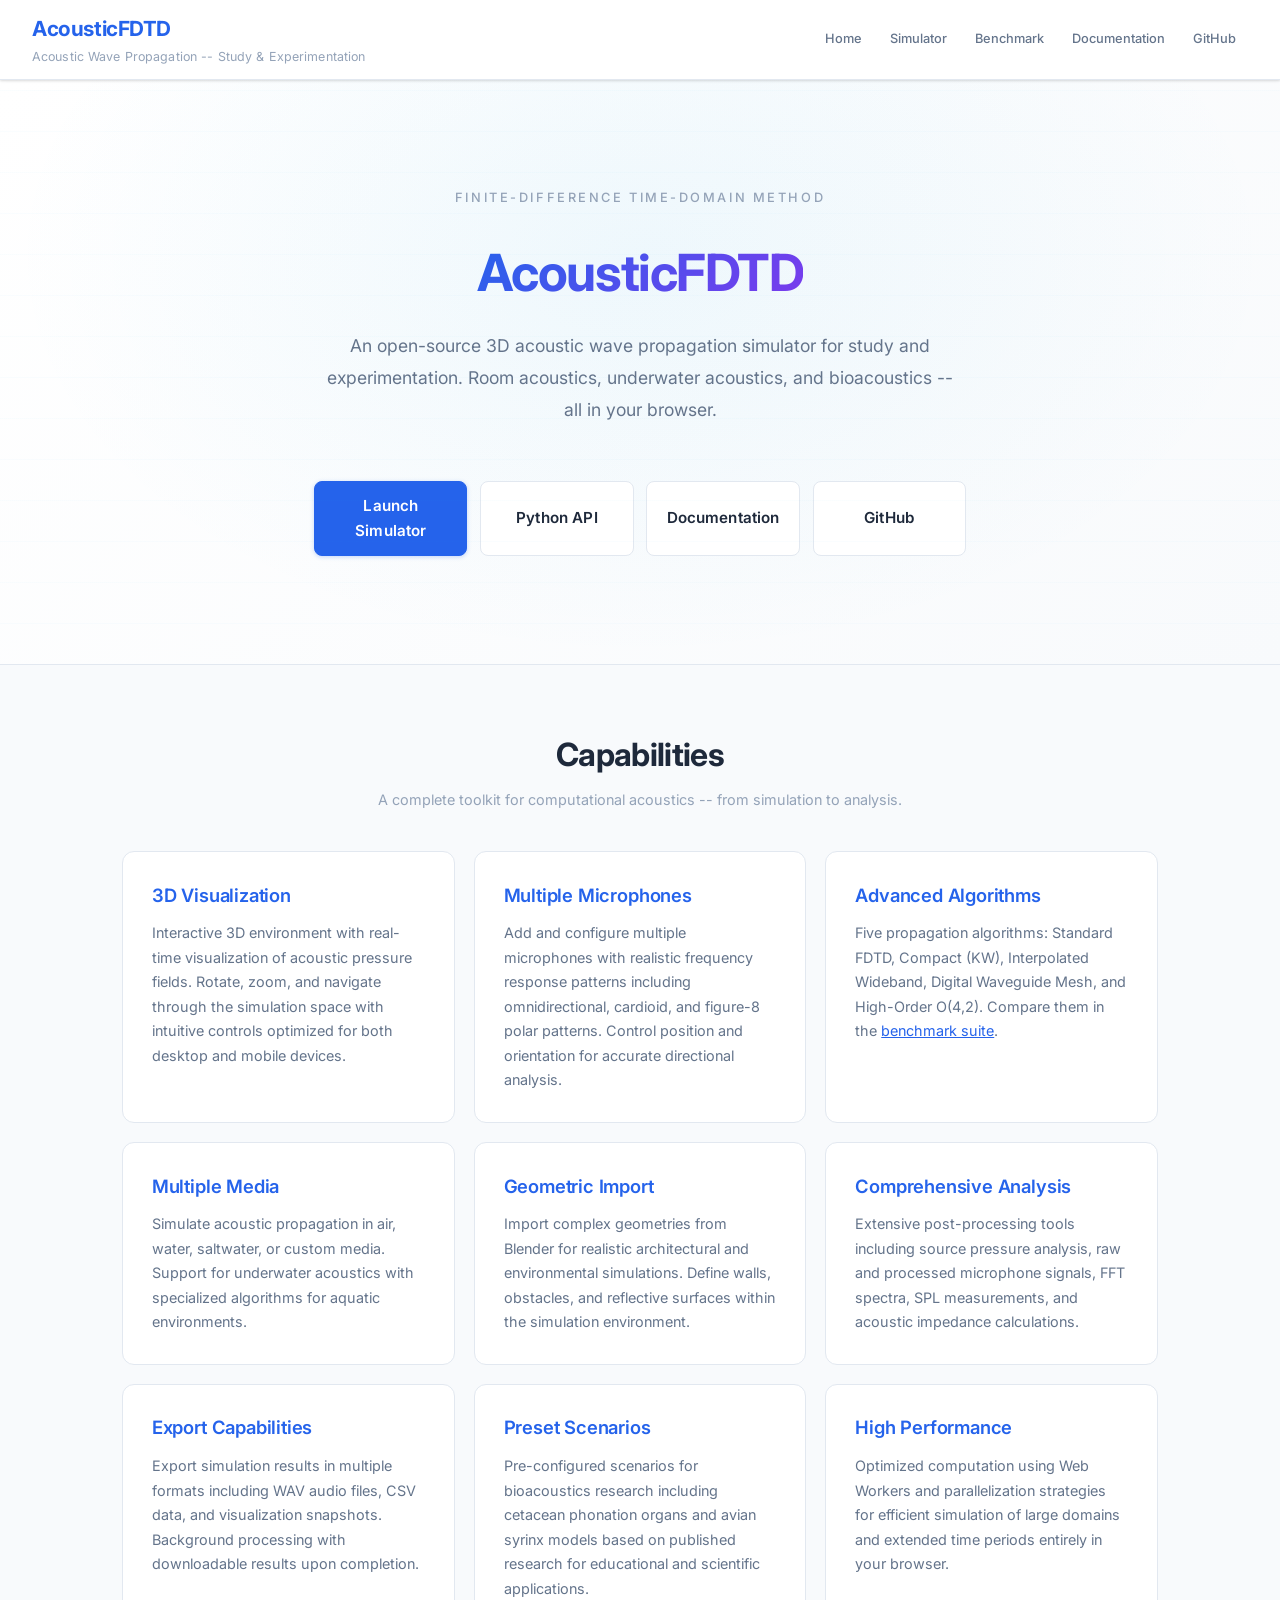
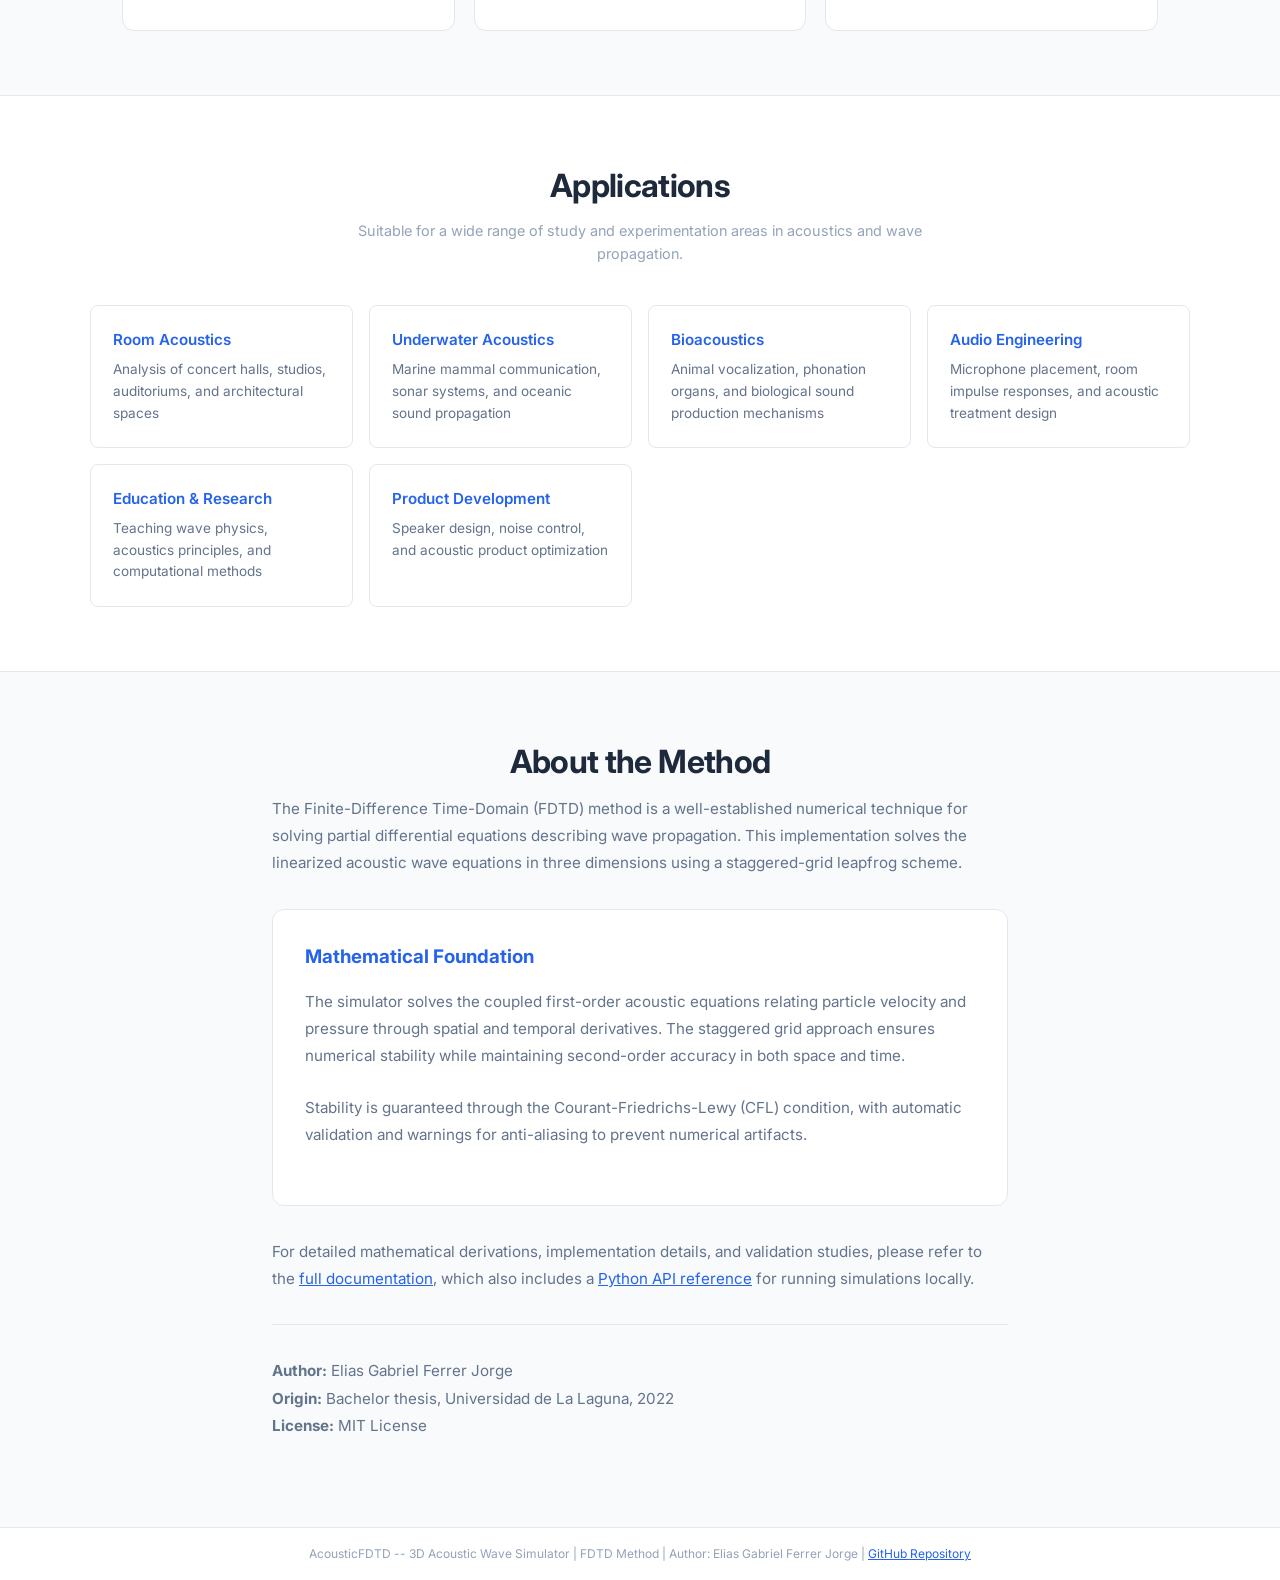
<file: docs/index.html>
<!DOCTYPE html>
<html lang="en">
<head>
    <meta charset="UTF-8">
    <meta name="viewport" content="width=device-width, initial-scale=1.0">
    <title>AcousticFDTD -- 3D Acoustic Wave Simulator</title>
    <meta name="description" content="Open-source 3D acoustic wave propagation simulator using the FDTD method, for study and experimentation">
    <link rel="stylesheet" href="css/style.css">
    <link rel="preconnect" href="https://fonts.googleapis.com">
    <link rel="preconnect" href="https://fonts.gstatic.com" crossorigin>
    <link href="https://fonts.googleapis.com/css2?family=Inter:wght@400;500;600;700&family=JetBrains+Mono:wght@400;500&display=swap" rel="stylesheet">
    <style>
        .hero {
            min-height: 65vh;
            display: flex;
            flex-direction: column;
            align-items: center;
            justify-content: center;
            text-align: center;
            padding: 4rem 2rem;
            background: radial-gradient(ellipse at 50% 30%, rgba(14, 165, 233, 0.06) 0%, transparent 70%),
                        linear-gradient(135deg, var(--bg-secondary) 0%, var(--bg-primary) 100%);
            border-bottom: 1px solid var(--border);
            position: relative;
        }

        .hero::before {
            content: '';
            position: absolute;
            top: 0;
            left: 0;
            right: 0;
            bottom: 0;
            background: repeating-linear-gradient(
                0deg,
                transparent,
                transparent 40px,
                rgba(14, 165, 233, 0.02) 40px,
                rgba(14, 165, 233, 0.02) 41px
            );
            pointer-events: none;
        }

        .hero h1 {
            font-size: 3.2rem;
            font-weight: 700;
            letter-spacing: -0.03em;
            background: linear-gradient(135deg, var(--accent), var(--accent-purple));
            -webkit-background-clip: text;
            -webkit-text-fill-color: transparent;
            background-clip: text;
            margin-bottom: 1rem;
            position: relative;
        }

        .hero .tagline {
            font-size: 0.8rem;
            text-transform: uppercase;
            letter-spacing: 0.2em;
            color: var(--text-muted);
            margin-bottom: 1.5rem;
            font-weight: 500;
        }

        .hero p {
            font-size: 1.1rem;
            color: var(--text-secondary);
            max-width: 640px;
            margin: 0 auto 2rem;
            line-height: 1.8;
        }

        .hero .cta-buttons {
            display: flex;
            gap: 0.8rem;
            flex-wrap: wrap;
            justify-content: center;
            margin-top: 1.5rem;
        }

        .hero .btn {
            padding: 0.75rem 1.8rem;
            font-size: 0.95rem;
        }

        .features {
            padding: 4rem 2rem;
            max-width: 1100px;
            margin: 0 auto;
        }

        .section-title {
            text-align: center;
            font-size: 2rem;
            margin-bottom: 0.5rem;
            color: var(--text-primary);
            letter-spacing: -0.02em;
            font-weight: 700;
        }

        .section-subtitle {
            text-align: center;
            color: var(--text-muted);
            font-size: 0.9rem;
            margin-bottom: 2.5rem;
            max-width: 600px;
            margin-left: auto;
            margin-right: auto;
        }

        .feature-grid {
            display: grid;
            grid-template-columns: repeat(auto-fit, minmax(300px, 1fr));
            gap: 1.2rem;
        }

        .feature-card {
            background: var(--bg-secondary);
            border: 1px solid var(--border);
            border-radius: var(--radius-lg);
            padding: 1.8rem;
            transition: all 0.3s cubic-bezier(0.4, 0, 0.2, 1);
        }

        .feature-card:hover {
            border-color: var(--accent-dim);
            transform: translateY(-3px);
            box-shadow: 0 8px 32px rgba(0, 0, 0, 0.3), 0 0 0 1px var(--accent-dim);
        }

        .feature-card h3 {
            font-size: 1.15rem;
            color: var(--accent);
            margin-bottom: 0.7rem;
            font-weight: 600;
            letter-spacing: -0.01em;
        }

        .feature-card p {
            color: var(--text-secondary);
            line-height: 1.7;
            font-size: 0.9rem;
        }

        .applications {
            padding: 4rem 2rem;
            background: var(--bg-secondary);
            border-top: 1px solid var(--border);
            border-bottom: 1px solid var(--border);
        }

        .applications-content {
            max-width: 1100px;
            margin: 0 auto;
        }

        .applications-grid {
            display: grid;
            grid-template-columns: repeat(auto-fit, minmax(240px, 1fr));
            gap: 1rem;
            margin-top: 2rem;
        }

        .app-item {
            background: var(--bg-card);
            border: 1px solid var(--border);
            border-radius: var(--radius);
            padding: 1.4rem;
            transition: border-color 0.2s;
        }

        .app-item:hover {
            border-color: var(--accent-dim);
        }

        .app-item h4 {
            color: var(--accent);
            margin-bottom: 0.4rem;
            font-size: 0.95rem;
            font-weight: 600;
        }

        .app-item p {
            font-size: 0.85rem;
            color: var(--text-secondary);
            line-height: 1.6;
        }

        .about {
            padding: 4rem 2rem;
            max-width: 800px;
            margin: 0 auto;
        }

        .about p {
            color: var(--text-secondary);
            line-height: 1.8;
            margin-bottom: 1.5rem;
            font-size: 0.95rem;
        }

        .method-overview {
            background: var(--bg-secondary);
            border: 1px solid var(--border);
            border-radius: var(--radius-lg);
            padding: 2rem;
            margin: 2rem 0;
        }

        .method-overview h3 {
            color: var(--accent);
            margin-bottom: 1rem;
        }

        @media (max-width: 768px) {
            .hero h1 {
                font-size: 2.5rem;
            }

            .hero p {
                font-size: 1.1rem;
            }

            .features h2, .applications h2, .about h2 {
                font-size: 2rem;
            }
        }
    </style>
</head>
<body>

<!-- Header -->
<header class="header">
    <div>
        <h1>AcousticFDTD</h1>
        <span class="subtitle">Acoustic Wave Propagation -- Study & Experimentation</span>
    </div>
    <div class="header-links">
        <a href="index.html">Home</a>
        <a href="simulator.html">Simulator</a>
        <a href="benchmark.html">Benchmark</a>
        <a href="documentation.html">Documentation</a>
        <a href="https://github.com/dot-gabriel-ferrer/AcousticFDTD" target="_blank">GitHub</a>
    </div>
</header>

<!-- Hero Section -->
<section class="hero">
    <div class="tagline">Finite-Difference Time-Domain Method</div>
    <h1>AcousticFDTD</h1>
    <p>
        An open-source 3D acoustic wave propagation simulator for study and experimentation.
        Room acoustics, underwater acoustics, and bioacoustics -- all in your browser.
    </p>
    <div class="cta-buttons">
        <a href="simulator.html" class="btn btn-primary">Launch Simulator</a>
        <a href="documentation.html#sec15" class="btn">Python API</a>
        <a href="documentation.html" class="btn">Documentation</a>
        <a href="https://github.com/dot-gabriel-ferrer/AcousticFDTD" target="_blank" class="btn">GitHub</a>
    </div>
</section>

<!-- Features Section -->
<section class="features">
    <h2 class="section-title">Capabilities</h2>
    <p class="section-subtitle">A complete toolkit for computational acoustics -- from simulation to analysis.</p>
    <div class="feature-grid">
        <div class="feature-card">
            <h3>3D Visualization</h3>
            <p>
                Interactive 3D environment with real-time visualization of acoustic pressure fields.
                Rotate, zoom, and navigate through the simulation space with intuitive controls optimized for both desktop and mobile devices.
            </p>
        </div>

        <div class="feature-card">
            <h3>Multiple Microphones</h3>
            <p>
                Add and configure multiple microphones with realistic frequency response patterns including omnidirectional, cardioid, and figure-8 polar patterns.
                Control position and orientation for accurate directional analysis.
            </p>
        </div>

        <div class="feature-card">
            <h3>Advanced Algorithms</h3>
            <p>
                Five propagation algorithms: Standard FDTD, Compact (KW), Interpolated Wideband,
                Digital Waveguide Mesh, and High-Order O(4,2). Compare them in the
                <a href="benchmark.html" style="color: var(--accent)">benchmark suite</a>.
            </p>
        </div>

        <div class="feature-card">
            <h3>Multiple Media</h3>
            <p>
                Simulate acoustic propagation in air, water, saltwater, or custom media.
                Support for underwater acoustics with specialized algorithms for aquatic environments.
            </p>
        </div>

        <div class="feature-card">
            <h3>Geometric Import</h3>
            <p>
                Import complex geometries from Blender for realistic architectural and environmental simulations.
                Define walls, obstacles, and reflective surfaces within the simulation environment.
            </p>
        </div>

        <div class="feature-card">
            <h3>Comprehensive Analysis</h3>
            <p>
                Extensive post-processing tools including source pressure analysis, raw and processed microphone signals,
                FFT spectra, SPL measurements, and acoustic impedance calculations.
            </p>
        </div>

        <div class="feature-card">
            <h3>Export Capabilities</h3>
            <p>
                Export simulation results in multiple formats including WAV audio files, CSV data, and visualization snapshots.
                Background processing with downloadable results upon completion.
            </p>
        </div>

        <div class="feature-card">
            <h3>Preset Scenarios</h3>
            <p>
                Pre-configured scenarios for bioacoustics research including cetacean phonation organs and avian syrinx models
                based on published research for educational and scientific applications.
            </p>
        </div>

        <div class="feature-card">
            <h3>High Performance</h3>
            <p>
                Optimized computation using Web Workers and parallelization strategies for efficient simulation of large domains
                and extended time periods entirely in your browser.
            </p>
        </div>
    </div>
</section>

<!-- Applications Section -->
<section class="applications">
    <div class="applications-content">
        <h2 class="section-title">Applications</h2>
        <p class="section-subtitle">
            Suitable for a wide range of study and experimentation areas in acoustics and wave propagation.
        </p>
        <div class="applications-grid">
            <div class="app-item">
                <h4>Room Acoustics</h4>
                <p>Analysis of concert halls, studios, auditoriums, and architectural spaces</p>
            </div>
            <div class="app-item">
                <h4>Underwater Acoustics</h4>
                <p>Marine mammal communication, sonar systems, and oceanic sound propagation</p>
            </div>
            <div class="app-item">
                <h4>Bioacoustics</h4>
                <p>Animal vocalization, phonation organs, and biological sound production mechanisms</p>
            </div>
            <div class="app-item">
                <h4>Audio Engineering</h4>
                <p>Microphone placement, room impulse responses, and acoustic treatment design</p>
            </div>
            <div class="app-item">
                <h4>Education & Research</h4>
                <p>Teaching wave physics, acoustics principles, and computational methods</p>
            </div>
            <div class="app-item">
                <h4>Product Development</h4>
                <p>Speaker design, noise control, and acoustic product optimization</p>
            </div>
        </div>
    </div>
</section>

<!-- About Section -->
<section class="about">
    <h2 class="section-title">About the Method</h2>
    <p>
        The Finite-Difference Time-Domain (FDTD) method is a well-established numerical technique for solving
        partial differential equations describing wave propagation. This implementation solves the linearized
        acoustic wave equations in three dimensions using a staggered-grid leapfrog scheme.
    </p>

    <div class="method-overview">
        <h3>Mathematical Foundation</h3>
        <p style="color: var(--text-secondary); line-height: 1.8;">
            The simulator solves the coupled first-order acoustic equations relating particle velocity and pressure
            through spatial and temporal derivatives. The staggered grid approach ensures numerical stability
            while maintaining second-order accuracy in both space and time.
        </p>
        <p style="color: var(--text-secondary); line-height: 1.8; margin-top: 1rem;">
            Stability is guaranteed through the Courant-Friedrichs-Lewy (CFL) condition, with automatic validation
            and warnings for anti-aliasing to prevent numerical artifacts.
        </p>
    </div>

    <p>
        For detailed mathematical derivations, implementation details, and validation studies,
        please refer to the <a href="documentation.html" style="color: var(--accent);">full documentation</a>,
        which also includes a <a href="documentation.html#sec15" style="color: var(--accent);">Python API reference</a>
        for running simulations locally.
    </p>

    <p style="margin-top: 2rem; padding-top: 2rem; border-top: 1px solid var(--border);">
        <strong>Author:</strong> Elias Gabriel Ferrer Jorge<br>
        <strong>Origin:</strong> Bachelor thesis, Universidad de La Laguna, 2022<br>
        <strong>License:</strong> MIT License
    </p>
</section>

<!-- Footer -->
<footer class="footer">
    AcousticFDTD -- 3D Acoustic Wave Simulator | FDTD Method |
    Author: Elias Gabriel Ferrer Jorge |
    <a href="https://github.com/dot-gabriel-ferrer/AcousticFDTD" style="color: var(--accent)">GitHub Repository</a>
</footer>

</body>
</html>
</file>
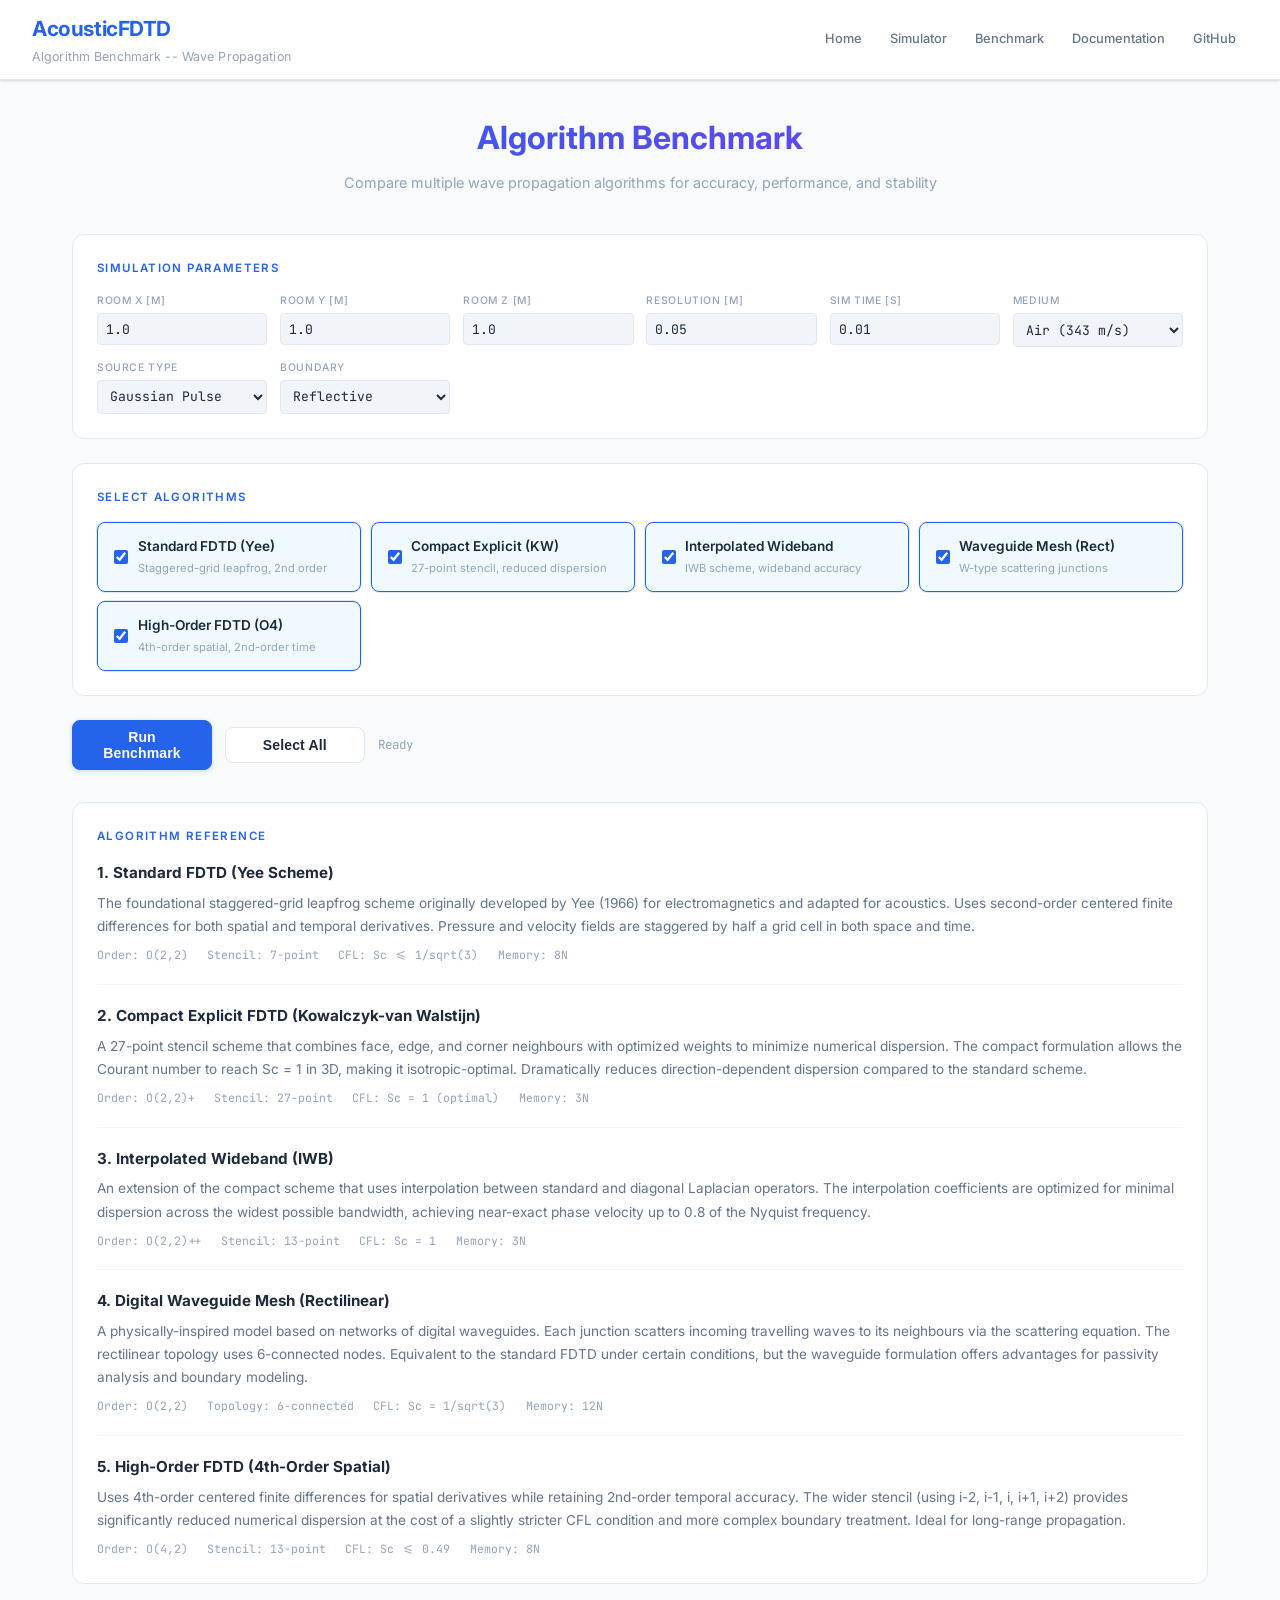
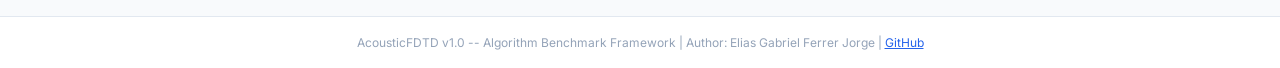
<file: docs/benchmark.html>
<!DOCTYPE html>
<html lang="en">
<head>
    <meta charset="UTF-8">
    <meta name="viewport" content="width=device-width, initial-scale=1.0">
    <title>AcousticFDTD -- Algorithm Benchmark</title>
    <meta name="description" content="Comprehensive benchmark comparing multiple wave propagation algorithms: FDTD, Compact FDTD, IWB, DWM, High-Order FDTD">
    <link rel="stylesheet" href="css/style.css">
    <link rel="preconnect" href="https://fonts.googleapis.com">
    <link rel="preconnect" href="https://fonts.gstatic.com" crossorigin>
    <link href="https://fonts.googleapis.com/css2?family=Inter:wght@400;500;600;700&family=JetBrains+Mono:wght@400;500&display=swap" rel="stylesheet">
    <style>
        .bench-container {
            max-width: 1200px;
            margin: 0 auto;
            padding: 2rem;
        }

        .bench-header {
            text-align: center;
            margin-bottom: 2.5rem;
        }

        .bench-header h2 {
            font-size: 2rem;
            font-weight: 700;
            background: linear-gradient(135deg, var(--accent), var(--accent-purple));
            -webkit-background-clip: text;
            -webkit-text-fill-color: transparent;
            background-clip: text;
            margin-bottom: 0.5rem;
        }

        .bench-header p {
            color: var(--text-muted);
            font-size: 0.9rem;
        }

        /* Config Panel */
        .bench-config {
            background: var(--bg-secondary);
            border: 1px solid var(--border);
            border-radius: var(--radius-lg);
            padding: 1.5rem;
            margin-bottom: 1.5rem;
        }

        .bench-config .config-title {
            font-size: 0.72rem;
            text-transform: uppercase;
            letter-spacing: 0.12em;
            color: var(--accent);
            font-weight: 600;
            margin-bottom: 1rem;
        }

        .config-grid {
            display: grid;
            grid-template-columns: repeat(auto-fill, minmax(160px, 1fr));
            gap: 0.8rem;
        }

        .config-field {
            display: flex;
            flex-direction: column;
            gap: 0.2rem;
        }

        .config-field label {
            font-size: 0.65rem;
            color: var(--text-muted);
            text-transform: uppercase;
            letter-spacing: 0.06em;
            font-weight: 500;
        }

        .config-field input,
        .config-field select {
            background: var(--bg-input);
            border: 1px solid var(--border);
            color: var(--text-primary);
            padding: 0.4rem 0.5rem;
            border-radius: 4px;
            font-size: 0.82rem;
            font-family: 'JetBrains Mono', monospace;
            outline: none;
            transition: all var(--transition);
        }

        .config-field input:focus,
        .config-field select:focus {
            border-color: var(--accent);
            box-shadow: 0 0 0 2px rgba(14, 165, 233, 0.15);
        }

        /* Algorithm selection */
        .algo-selector {
            background: var(--bg-secondary);
            border: 1px solid var(--border);
            border-radius: var(--radius-lg);
            padding: 1.5rem;
            margin-bottom: 1.5rem;
        }

        .algo-selector .config-title {
            font-size: 0.72rem;
            text-transform: uppercase;
            letter-spacing: 0.12em;
            color: var(--accent);
            font-weight: 600;
            margin-bottom: 1rem;
        }

        .algo-grid {
            display: grid;
            grid-template-columns: repeat(auto-fill, minmax(220px, 1fr));
            gap: 0.6rem;
        }

        .algo-card {
            background: var(--bg-card);
            border: 1px solid var(--border);
            border-radius: var(--radius);
            padding: 0.8rem 1rem;
            cursor: pointer;
            transition: all var(--transition);
            display: flex;
            align-items: center;
            gap: 0.6rem;
        }

        .algo-card:hover {
            border-color: var(--accent-dim);
        }

        .algo-card.selected {
            border-color: var(--accent);
            background: rgba(14, 165, 233, 0.06);
            box-shadow: 0 0 0 1px var(--accent-dim);
        }

        .algo-card input[type="checkbox"] {
            accent-color: var(--accent);
            width: 14px;
            height: 14px;
            flex-shrink: 0;
        }

        .algo-card .algo-info h4 {
            font-size: 0.85rem;
            color: var(--text-primary);
            font-weight: 600;
        }

        .algo-card .algo-info p {
            font-size: 0.7rem;
            color: var(--text-muted);
            margin-top: 0.15rem;
        }

        /* Run controls */
        .bench-controls {
            display: flex;
            gap: 0.8rem;
            margin-bottom: 1.5rem;
            align-items: center;
        }

        .bench-controls .btn {
            flex: 0;
            min-width: 140px;
        }

        #benchStatus {
            font-size: 0.78rem;
            color: var(--text-muted);
            font-family: 'JetBrains Mono', monospace;
        }

        /* Results */
        .results-section {
            display: none;
        }

        .results-section.visible {
            display: block;
        }

        .results-table-wrap {
            overflow-x: auto;
            margin-bottom: 1.5rem;
        }

        .results-table {
            width: 100%;
            border-collapse: collapse;
            font-size: 0.8rem;
            font-family: 'JetBrains Mono', monospace;
        }

        .results-table th,
        .results-table td {
            padding: 0.6rem 0.8rem;
            text-align: left;
            border-bottom: 1px solid var(--border-subtle);
            white-space: nowrap;
        }

        .results-table th {
            font-size: 0.65rem;
            text-transform: uppercase;
            letter-spacing: 0.1em;
            color: var(--accent);
            font-weight: 600;
            border-bottom: 2px solid var(--border);
            background: var(--bg-card);
        }

        .results-table tr:hover td {
            background: rgba(14, 165, 233, 0.03);
        }

        .results-table td.num {
            text-align: right;
            font-variant-numeric: tabular-nums;
        }

        .results-table td.best {
            color: var(--accent-green);
            font-weight: 600;
        }

        .results-table td.worst {
            color: var(--accent-red);
        }

        /* Charts */
        .chart-row {
            display: grid;
            grid-template-columns: 1fr 1fr;
            gap: 1rem;
            margin-bottom: 1.5rem;
        }

        .chart-panel {
            background: var(--bg-secondary);
            border: 1px solid var(--border);
            border-radius: var(--radius-lg);
            overflow: hidden;
        }

        .chart-panel .chart-title {
            padding: 0.5rem 0.9rem;
            border-bottom: 1px solid var(--border-subtle);
            font-size: 0.7rem;
            text-transform: uppercase;
            letter-spacing: 0.1em;
            color: var(--text-muted);
            background: rgba(0, 0, 0, 0.2);
            font-weight: 500;
        }

        .chart-panel canvas {
            display: block;
            max-width: 100%;
            height: auto;
        }

        /* Algorithm descriptions */
        .algo-descriptions {
            background: var(--bg-secondary);
            border: 1px solid var(--border);
            border-radius: var(--radius-lg);
            padding: 1.5rem;
            margin-top: 2rem;
        }

        .algo-descriptions .config-title {
            font-size: 0.72rem;
            text-transform: uppercase;
            letter-spacing: 0.12em;
            color: var(--accent);
            font-weight: 600;
            margin-bottom: 1rem;
        }

        .algo-desc-item {
            margin-bottom: 1.2rem;
            padding-bottom: 1.2rem;
            border-bottom: 1px solid var(--border-subtle);
        }

        .algo-desc-item:last-child {
            margin-bottom: 0;
            padding-bottom: 0;
            border-bottom: none;
        }

        .algo-desc-item h4 {
            color: var(--text-primary);
            font-size: 0.95rem;
            margin-bottom: 0.4rem;
        }

        .algo-desc-item p {
            color: var(--text-secondary);
            font-size: 0.85rem;
            line-height: 1.7;
        }

        .algo-desc-item .algo-meta {
            display: flex;
            gap: 1.2rem;
            margin-top: 0.5rem;
            font-size: 0.72rem;
            font-family: 'JetBrains Mono', monospace;
            color: var(--text-muted);
        }

        .algo-desc-item .algo-meta span {
            display: inline-flex;
            align-items: center;
            gap: 0.3rem;
        }

        @media (max-width: 768px) {
            .chart-row {
                grid-template-columns: 1fr;
            }
            .config-grid {
                grid-template-columns: 1fr 1fr;
            }
            .algo-grid {
                grid-template-columns: 1fr;
            }
        }
    </style>
</head>
<body>

<!-- Header -->
<header class="header">
    <div>
        <h1>AcousticFDTD</h1>
        <span class="subtitle">Algorithm Benchmark -- Wave Propagation</span>
    </div>
    <div class="header-links">
        <a href="index.html">Home</a>
        <a href="simulator.html">Simulator</a>
        <a href="benchmark.html">Benchmark</a>
        <a href="documentation.html">Documentation</a>
        <a href="https://github.com/dot-gabriel-ferrer/AcousticFDTD" target="_blank">GitHub</a>
    </div>
</header>

<div class="bench-container">

    <div class="bench-header">
        <h2>Algorithm Benchmark</h2>
        <p>Compare multiple wave propagation algorithms for accuracy, performance, and stability</p>
    </div>

    <!-- Configuration -->
    <div class="bench-config">
        <div class="config-title">Simulation Parameters</div>
        <div class="config-grid">
            <div class="config-field">
                <label>Room X [m]</label>
                <input type="number" id="bDimX" value="1.0" min="0.2" max="5" step="0.1">
            </div>
            <div class="config-field">
                <label>Room Y [m]</label>
                <input type="number" id="bDimY" value="1.0" min="0.2" max="5" step="0.1">
            </div>
            <div class="config-field">
                <label>Room Z [m]</label>
                <input type="number" id="bDimZ" value="1.0" min="0.2" max="5" step="0.1">
            </div>
            <div class="config-field">
                <label>Resolution [m]</label>
                <input type="number" id="bDres" value="0.05" min="0.01" max="0.5" step="0.01">
            </div>
            <div class="config-field">
                <label>Sim Time [s]</label>
                <input type="number" id="bSimTime" value="0.01" min="0.001" max="0.5" step="0.001">
            </div>
            <div class="config-field">
                <label>Medium</label>
                <select id="bMedium">
                    <option value="air" selected>Air (343 m/s)</option>
                    <option value="water">Water (1493 m/s)</option>
                </select>
            </div>
            <div class="config-field">
                <label>Source Type</label>
                <select id="bSrcType">
                    <option value="gaussian" selected>Gaussian Pulse</option>
                    <option value="impulse">Impulse</option>
                    <option value="sine">Sine 500 Hz</option>
                </select>
            </div>
            <div class="config-field">
                <label>Boundary</label>
                <select id="bBoundary">
                    <option value="reflective" selected>Reflective</option>
                    <option value="absorbing">Absorbing</option>
                    <option value="periodic">Periodic</option>
                </select>
            </div>
        </div>
    </div>

    <!-- Algorithm Selection -->
    <div class="algo-selector">
        <div class="config-title">Select Algorithms</div>
        <div class="algo-grid">
            <div class="algo-card selected" data-algo="standard-fdtd">
                <input type="checkbox" checked>
                <div class="algo-info">
                    <h4>Standard FDTD (Yee)</h4>
                    <p>Staggered-grid leapfrog, 2nd order</p>
                </div>
            </div>
            <div class="algo-card selected" data-algo="compact-fdtd">
                <input type="checkbox" checked>
                <div class="algo-info">
                    <h4>Compact Explicit (KW)</h4>
                    <p>27-point stencil, reduced dispersion</p>
                </div>
            </div>
            <div class="algo-card selected" data-algo="iwb-fdtd">
                <input type="checkbox" checked>
                <div class="algo-info">
                    <h4>Interpolated Wideband</h4>
                    <p>IWB scheme, wideband accuracy</p>
                </div>
            </div>
            <div class="algo-card selected" data-algo="dwm-rect">
                <input type="checkbox" checked>
                <div class="algo-info">
                    <h4>Waveguide Mesh (Rect)</h4>
                    <p>W-type scattering junctions</p>
                </div>
            </div>
            <div class="algo-card selected" data-algo="high-order-fdtd">
                <input type="checkbox" checked>
                <div class="algo-info">
                    <h4>High-Order FDTD (O4)</h4>
                    <p>4th-order spatial, 2nd-order time</p>
                </div>
            </div>
        </div>
    </div>

    <!-- Controls -->
    <div class="bench-controls">
        <button id="btnRunBench" class="btn btn-primary">Run Benchmark</button>
        <button id="btnSelectAll" class="btn">Select All</button>
        <span id="benchStatus">Ready</span>
    </div>

    <!-- Results -->
    <div id="resultsSection" class="results-section">

        <div class="results-table-wrap">
            <table class="results-table">
                <thead>
                    <tr>
                        <th>Algorithm</th>
                        <th>Grid</th>
                        <th>dt (us)</th>
                        <th>Steps</th>
                        <th>Time (ms)</th>
                        <th>Steps/s</th>
                        <th>Mnodes/s</th>
                        <th>f_max (Hz)</th>
                        <th>Peak P (Pa)</th>
                        <th>Mean Freq Err (Hz)</th>
                    </tr>
                </thead>
                <tbody id="resultsBody">
                </tbody>
            </table>
        </div>

        <!-- Charts -->
        <div class="chart-row">
            <div class="chart-panel">
                <div class="chart-title">Performance -- Steps per Second</div>
                <div style="padding: 0.5rem;">
                    <canvas id="perfChart" width="500" height="280"></canvas>
                </div>
            </div>
            <div class="chart-panel">
                <div class="chart-title">Performance -- Meganodes per Second</div>
                <div style="padding: 0.5rem;">
                    <canvas id="mnodesChart" width="500" height="280"></canvas>
                </div>
            </div>
        </div>

        <div class="chart-row">
            <div class="chart-panel">
                <div class="chart-title">Microphone Signal -- Time Domain</div>
                <div style="padding: 0.5rem;">
                    <canvas id="signalChart" width="500" height="280"></canvas>
                </div>
            </div>
            <div class="chart-panel">
                <div class="chart-title">Frequency Accuracy -- FFT Comparison</div>
                <div style="padding: 0.5rem;">
                    <canvas id="fftChart" width="500" height="280"></canvas>
                </div>
            </div>
        </div>
    </div>

    <!-- Algorithm Descriptions -->
    <div class="algo-descriptions">
        <div class="config-title">Algorithm Reference</div>

        <div class="algo-desc-item">
            <h4>1. Standard FDTD (Yee Scheme)</h4>
            <p>
                The foundational staggered-grid leapfrog scheme originally developed by Yee (1966) for
                electromagnetics and adapted for acoustics. Uses second-order centered finite differences
                for both spatial and temporal derivatives. Pressure and velocity fields are staggered by
                half a grid cell in both space and time.
            </p>
            <div class="algo-meta">
                <span>Order: O(2,2)</span>
                <span>Stencil: 7-point</span>
                <span>CFL: Sc &lt;= 1/sqrt(3)</span>
                <span>Memory: 8N</span>
            </div>
        </div>

        <div class="algo-desc-item">
            <h4>2. Compact Explicit FDTD (Kowalczyk-van Walstijn)</h4>
            <p>
                A 27-point stencil scheme that combines face, edge, and corner neighbours with optimized
                weights to minimize numerical dispersion. The compact formulation allows the Courant number
                to reach Sc = 1 in 3D, making it isotropic-optimal. Dramatically reduces direction-dependent
                dispersion compared to the standard scheme.
            </p>
            <div class="algo-meta">
                <span>Order: O(2,2)+</span>
                <span>Stencil: 27-point</span>
                <span>CFL: Sc = 1 (optimal)</span>
                <span>Memory: 3N</span>
            </div>
        </div>

        <div class="algo-desc-item">
            <h4>3. Interpolated Wideband (IWB)</h4>
            <p>
                An extension of the compact scheme that uses interpolation between standard and diagonal
                Laplacian operators. The interpolation coefficients are optimized for minimal dispersion
                across the widest possible bandwidth, achieving near-exact phase velocity up to 0.8 of
                the Nyquist frequency.
            </p>
            <div class="algo-meta">
                <span>Order: O(2,2)++</span>
                <span>Stencil: 13-point</span>
                <span>CFL: Sc = 1</span>
                <span>Memory: 3N</span>
            </div>
        </div>

        <div class="algo-desc-item">
            <h4>4. Digital Waveguide Mesh (Rectilinear)</h4>
            <p>
                A physically-inspired model based on networks of digital waveguides. Each junction scatters
                incoming travelling waves to its neighbours via the scattering equation. The rectilinear
                topology uses 6-connected nodes. Equivalent to the standard FDTD under certain conditions,
                but the waveguide formulation offers advantages for passivity analysis and boundary modeling.
            </p>
            <div class="algo-meta">
                <span>Order: O(2,2)</span>
                <span>Topology: 6-connected</span>
                <span>CFL: Sc = 1/sqrt(3)</span>
                <span>Memory: 12N</span>
            </div>
        </div>

        <div class="algo-desc-item">
            <h4>5. High-Order FDTD (4th-Order Spatial)</h4>
            <p>
                Uses 4th-order centered finite differences for spatial derivatives while retaining
                2nd-order temporal accuracy. The wider stencil (using i-2, i-1, i, i+1, i+2) provides
                significantly reduced numerical dispersion at the cost of a slightly stricter CFL condition
                and more complex boundary treatment. Ideal for long-range propagation.
            </p>
            <div class="algo-meta">
                <span>Order: O(4,2)</span>
                <span>Stencil: 13-point</span>
                <span>CFL: Sc &lt;= 0.49</span>
                <span>Memory: 8N</span>
            </div>
        </div>
    </div>

</div>

<!-- Footer -->
<footer class="footer">
    AcousticFDTD v1.0 -- Algorithm Benchmark Framework |
    Author: Elias Gabriel Ferrer Jorge |
    <a href="https://github.com/dot-gabriel-ferrer/AcousticFDTD" style="color: var(--accent)">GitHub</a>
</footer>

<!-- Scripts -->
<script src="js/benchmark.js"></script>
<script>
"use strict";

(function () {

    const runner = new BenchmarkRunner();
    let benchResults = [];

    // Algorithm card selection
    const algoCards = document.querySelectorAll(".algo-card");
    algoCards.forEach(function (card) {
        card.addEventListener("click", function () {
            var cb = card.querySelector("input[type='checkbox']");
            cb.checked = !cb.checked;
            card.classList.toggle("selected", cb.checked);
        });
        card.querySelector("input[type='checkbox']").addEventListener("click", function (e) {
            e.stopPropagation();
            card.classList.toggle("selected", this.checked);
        });
    });

    document.getElementById("btnSelectAll").addEventListener("click", function () {
        var allChecked = true;
        algoCards.forEach(function (c) {
            if (!c.querySelector("input").checked) allChecked = false;
        });
        algoCards.forEach(function (c) {
            c.querySelector("input").checked = !allChecked;
            c.classList.toggle("selected", !allChecked);
        });
    });

    // Run benchmark
    document.getElementById("btnRunBench").addEventListener("click", function () {
        var statusEl = document.getElementById("benchStatus");
        statusEl.textContent = "Running benchmark...";

        var mediumPresets = {
            air: { c0: 343, rho: 1.225 },
            water: { c0: 1493, rho: 997 }
        };

        var med = mediumPresets[document.getElementById("bMedium").value] || mediumPresets.air;

        var config = {
            dims: [
                parseFloat(document.getElementById("bDimX").value),
                parseFloat(document.getElementById("bDimY").value),
                parseFloat(document.getElementById("bDimZ").value)
            ],
            dres: parseFloat(document.getElementById("bDres").value),
            c0: med.c0,
            rho: med.rho,
            boundary: document.getElementById("bBoundary").value,
            wallReflection: 1.0
        };

        var simTime = parseFloat(document.getElementById("bSimTime").value);

        var source = {
            position: [config.dims[0] * 0.5, config.dims[1] * 0.5, config.dims[2] * 0.5],
            frequency: 500,
            amplitude: 1.0,
            type: document.getElementById("bSrcType").value,
            injection: "soft"
        };

        var receiver = {
            position: [config.dims[0] * 0.25, config.dims[1] * 0.25, config.dims[2] * 0.5],
            label: "Benchmark Mic"
        };

        // Get selected algorithms
        var selectedAlgos = [];
        algoCards.forEach(function (card) {
            if (card.querySelector("input").checked) {
                selectedAlgos.push(card.getAttribute("data-algo"));
            }
        });

        if (selectedAlgos.length === 0) {
            statusEl.textContent = "Select at least one algorithm.";
            return;
        }

        // Run asynchronously to not block UI
        setTimeout(function () {
            benchResults = [];
            var startAll = performance.now();

            for (var i = 0; i < selectedAlgos.length; i++) {
                var algoId = selectedAlgos[i];
                statusEl.textContent = "Running: " + algoId + " (" + (i + 1) + "/" + selectedAlgos.length + ")...";

                try {
                    var result = runner.runSingle(algoId, config, source, receiver,
                        Math.floor(simTime / (new runner.algorithms[algoId](config)).dt));

                    var accuracy = runner.computeAccuracy(result, config.dims, config.c0);
                    result.accuracy = accuracy;
                    benchResults.push(result);
                } catch (err) {
                    benchResults.push({
                        algorithmId: algoId,
                        name: algoId,
                        error: err.message,
                        steps: 0, elapsedMs: 0
                    });
                }
            }

            var totalTime = performance.now() - startAll;
            statusEl.textContent = "Complete -- " + benchResults.length + " algorithms tested in " +
                totalTime.toFixed(0) + " ms";

            displayResults(benchResults, config);
        }, 50);
    });

    function displayResults(results, config) {
        var section = document.getElementById("resultsSection");
        section.classList.add("visible");

        // Populate table
        var tbody = document.getElementById("resultsBody");
        tbody.innerHTML = "";

        // Find best/worst for highlighting
        var speeds = results.filter(function (r) { return r.stepsPerSecond; }).map(function (r) { return r.stepsPerSecond; });
        var maxSpeed = Math.max.apply(null, speeds);
        var minSpeed = Math.min.apply(null, speeds);

        for (var i = 0; i < results.length; i++) {
            var r = results[i];
            var tr = document.createElement("tr");

            var speedClass = "";
            if (r.stepsPerSecond === maxSpeed) speedClass = "best";
            else if (r.stepsPerSecond === minSpeed) speedClass = "worst";

            tr.innerHTML =
                '<td>' + (r.name || r.algorithmId) + '</td>' +
                '<td class="num">' + (r.grid || "N/A") + '</td>' +
                '<td class="num">' + (r.dt ? (r.dt * 1e6).toFixed(2) : "N/A") + '</td>' +
                '<td class="num">' + (r.steps || 0) + '</td>' +
                '<td class="num ' + speedClass + '">' + (r.elapsedMs ? r.elapsedMs.toFixed(1) : "N/A") + '</td>' +
                '<td class="num ' + speedClass + '">' + (r.stepsPerSecond ? Math.floor(r.stepsPerSecond).toLocaleString() : "N/A") + '</td>' +
                '<td class="num">' + (r.nodesPerSecond ? (r.nodesPerSecond / 1e6).toFixed(2) : "N/A") + '</td>' +
                '<td class="num">' + (r.maxFreq ? Math.floor(r.maxFreq) : "N/A") + '</td>' +
                '<td class="num">' + (r.accuracy && r.accuracy.peakPressure ? r.accuracy.peakPressure.toFixed(4) : "N/A") + '</td>' +
                '<td class="num">' + (r.accuracy && r.accuracy.meanFreqError !== undefined ? r.accuracy.meanFreqError.toFixed(1) : "N/A") + '</td>';

            if (r.error) {
                tr.innerHTML = '<td>' + (r.name || r.algorithmId) + '</td>' +
                    '<td colspan="9" style="color: var(--accent-red)">' + r.error + '</td>';
            }

            tbody.appendChild(tr);
        }

        drawBarChart("perfChart", results, "stepsPerSecond", "Steps/s");
        drawBarChart("mnodesChart", results, "nodesPerSecond", "Nodes/s", 1e6);
        drawSignalChart("signalChart", results);
        drawFFTChart("fftChart", results);
    }

    // Setup canvas with correct DPR handling (prevents exponential growth on re-run)
    function setupCanvas(canvasId, logicalW, logicalH) {
        var canvas = document.getElementById(canvasId);
        var dpr = window.devicePixelRatio || 1;
        canvas.width = logicalW * dpr;
        canvas.height = logicalH * dpr;
        canvas.style.width = logicalW + "px";
        canvas.style.height = logicalH + "px";
        var ctx = canvas.getContext("2d");
        ctx.scale(dpr, dpr);
        return { canvas: canvas, ctx: ctx, W: logicalW, H: logicalH };
    }

    // Fixed logical dimensions for all charts
    var CHART_W = 500, CHART_H = 280;

    // Short display names for charts
    function shortAlgoName(name) {
        var map = {
            "Standard FDTD (Yee)": "Yee",
            "Compact Explicit (KW)": "Compact",
            "Interpolated Wideband": "IWB",
            "Waveguide Mesh (Rect)": "DWM",
            "High-Order FDTD (O4)": "HighOrder"
        };
        return map[name] || (name.length > 12 ? name.substring(0, 10) + ".." : name);
    }

    // Bar chart renderer
    function drawBarChart(canvasId, results, key, label, divisor) {
        var s = setupCanvas(canvasId, CHART_W, CHART_H);
        var ctx = s.ctx, W = s.W, H = s.H;

        ctx.fillStyle = "#0e1420";
        ctx.fillRect(0, 0, W, H);

        var validResults = results.filter(function (r) { return r[key]; });
        if (validResults.length === 0) return;

        var colors = ["#0ea5e9", "#a78bfa", "#10b981", "#eab308", "#ef4444", "#f97316", "#06b6d4"];
        var margin = { top: 20, right: 20, bottom: 50, left: 70 };
        var plotW = W - margin.left - margin.right;
        var plotH = H - margin.top - margin.bottom;
        var barW = Math.min(50, Math.max(20, plotW / validResults.length - 12));

        var maxVal = Math.max.apply(null, validResults.map(function (r) { return r[key]; }));
        if (divisor) maxVal = maxVal / divisor;

        // Axes
        ctx.strokeStyle = "#1e293b";
        ctx.lineWidth = 1;
        ctx.beginPath();
        ctx.moveTo(margin.left, margin.top);
        ctx.lineTo(margin.left, margin.top + plotH);
        ctx.lineTo(margin.left + plotW, margin.top + plotH);
        ctx.stroke();

        // Y-axis ticks
        ctx.fillStyle = "#4a5568";
        ctx.font = "10px 'JetBrains Mono', monospace";
        ctx.textAlign = "right";
        for (var t = 0; t <= 4; t++) {
            var yVal = maxVal * t / 4;
            var yPos = margin.top + plotH - (plotH * t / 4);
            ctx.fillText(yVal >= 1000 ? (yVal / 1000).toFixed(1) + "K" : yVal.toFixed(0), margin.left - 8, yPos + 3);
            ctx.strokeStyle = "#162032";
            ctx.beginPath();
            ctx.moveTo(margin.left, yPos);
            ctx.lineTo(margin.left + plotW, yPos);
            ctx.stroke();
        }

        // Bars
        var gap = plotW / validResults.length;
        for (var i = 0; i < validResults.length; i++) {
            var r = validResults[i];
            var val = divisor ? r[key] / divisor : r[key];
            var barH = (val / maxVal) * plotH;
            var x = margin.left + gap * i + (gap - barW) / 2;
            var y = margin.top + plotH - barH;

            ctx.fillStyle = colors[i % colors.length];
            ctx.fillRect(x, y, barW, barH);

            // Value on top
            ctx.fillStyle = "#e2e8f0";
            ctx.font = "9px 'JetBrains Mono', monospace";
            ctx.textAlign = "center";
            ctx.fillText(val >= 1000 ? (val / 1000).toFixed(1) + "K" : val.toFixed(0), x + barW / 2, y - 5);

            // Short label below bar (horizontal, no rotation — avoids overflow)
            ctx.fillStyle = colors[i % colors.length];
            ctx.font = "10px 'JetBrains Mono', monospace";
            ctx.textAlign = "center";
            ctx.fillText(shortAlgoName(r.name), x + barW / 2, margin.top + plotH + 16);
        }

        // Axis label
        ctx.fillStyle = "#8898aa";
        ctx.font = "10px 'Inter', sans-serif";
        ctx.textAlign = "center";
        ctx.fillText(label, margin.left + plotW / 2, H - 4);
    }

    // Signal overlay chart
    function drawSignalChart(canvasId, results) {
        var s = setupCanvas(canvasId, CHART_W, CHART_H);
        var ctx = s.ctx, W = s.W, H = s.H;
        ctx.fillStyle = "#0e1420";
        ctx.fillRect(0, 0, W, H);

        var validResults = results.filter(function (r) { return r.receiverData && r.receiverData.length > 0; });
        if (validResults.length === 0) return;

        var colors = ["#0ea5e9", "#a78bfa", "#10b981", "#eab308", "#ef4444"];
        var margin = { top: 20, right: 20, bottom: 35, left: 60 };
        var plotW = W - margin.left - margin.right;
        var plotH = H - margin.top - margin.bottom;

        // Find global max and max time
        var globalMax = 0;
        var maxLen = 0;
        var maxTime = 0;
        for (var i = 0; i < validResults.length; i++) {
            var d = validResults[i].receiverData;
            if (d.length > maxLen) maxLen = d.length;
            var t = d.length * validResults[i].dt;
            if (t > maxTime) maxTime = t;
            for (var j = 0; j < d.length; j++) {
                var absv = Math.abs(d[j]);
                if (absv > globalMax) globalMax = absv;
            }
        }
        if (globalMax === 0) globalMax = 1;

        // Axes
        ctx.strokeStyle = "#1e293b";
        ctx.lineWidth = 1;
        ctx.beginPath();
        ctx.moveTo(margin.left, margin.top);
        ctx.lineTo(margin.left, margin.top + plotH);
        ctx.lineTo(margin.left + plotW, margin.top + plotH);
        ctx.stroke();

        // Y-axis ticks
        ctx.fillStyle = "#4a5568";
        ctx.font = "9px 'JetBrains Mono', monospace";
        ctx.textAlign = "right";
        var zeroY = margin.top + plotH / 2;
        ctx.fillText("+" + globalMax.toExponential(1), margin.left - 5, margin.top + 8);
        ctx.fillText("0", margin.left - 5, zeroY + 3);
        ctx.fillText("-" + globalMax.toExponential(1), margin.left - 5, margin.top + plotH - 2);

        // Zero line
        ctx.strokeStyle = "#162032";
        ctx.setLineDash([4, 4]);
        ctx.beginPath();
        ctx.moveTo(margin.left, zeroY);
        ctx.lineTo(margin.left + plotW, zeroY);
        ctx.stroke();
        ctx.setLineDash([]);

        // X-axis labels
        ctx.fillStyle = "#4a5568";
        ctx.font = "9px 'JetBrains Mono', monospace";
        ctx.textAlign = "center";
        ctx.fillText("0", margin.left, margin.top + plotH + 14);
        ctx.fillText((maxTime * 1000).toFixed(1) + " ms", margin.left + plotW, margin.top + plotH + 14);
        ctx.fillText("p [Pa]", margin.left - 20, margin.top - 5);
        ctx.fillText("Time", margin.left + plotW / 2, H - 4);

        // Draw each signal
        for (var i = 0; i < validResults.length; i++) {
            var r = validResults[i];
            var data = r.receiverData;
            ctx.strokeStyle = colors[i % colors.length];
            ctx.lineWidth = 1.2;
            ctx.globalAlpha = 0.8;
            ctx.beginPath();
            for (var j = 0; j < data.length; j++) {
                var x = margin.left + (j / maxLen) * plotW;
                var y = zeroY - (data[j] / globalMax) * (plotH / 2);
                if (j === 0) ctx.moveTo(x, y);
                else ctx.lineTo(x, y);
            }
            ctx.stroke();
            ctx.globalAlpha = 1.0;
        }

        // Legend (top-right, compact)
        var legendX = W - margin.right - 110;
        var legendY = margin.top + 6;
        ctx.fillStyle = "rgba(14, 20, 32, 0.85)";
        ctx.fillRect(legendX - 6, legendY - 4, 118, validResults.length * 14 + 4);
        for (var i = 0; i < validResults.length; i++) {
            ctx.fillStyle = colors[i % colors.length];
            ctx.fillRect(legendX, legendY + i * 14, 10, 8);
            ctx.fillStyle = "#cbd5e1";
            ctx.font = "9px 'JetBrains Mono', monospace";
            ctx.textAlign = "left";
            ctx.fillText(shortAlgoName(validResults[i].name), legendX + 14, legendY + i * 14 + 8);
        }
    }

    // FFT comparison chart
    function drawFFTChart(canvasId, results) {
        var s = setupCanvas(canvasId, CHART_W, CHART_H);
        var ctx = s.ctx, W = s.W, H = s.H;
        ctx.fillStyle = "#0e1420";
        ctx.fillRect(0, 0, W, H);

        var validResults = results.filter(function (r) { return r.receiverData && r.receiverData.length > 10; });
        if (validResults.length === 0) return;

        var colors = ["#0ea5e9", "#a78bfa", "#10b981", "#eab308", "#ef4444"];
        var margin = { top: 20, right: 20, bottom: 35, left: 60 };
        var plotW = W - margin.left - margin.right;
        var plotH = H - margin.top - margin.bottom;

        // Compute FFT for each
        var spectra = [];
        var globalMaxMag = 0;
        var maxFreq = 0;

        for (var ri = 0; ri < validResults.length; ri++) {
            var data = validResults[ri].receiverData;
            var N = data.length;
            var n2 = 1;
            while (n2 < N) n2 <<= 1;

            var re = new Float64Array(n2);
            var im = new Float64Array(n2);
            for (var i = 0; i < N; i++) re[i] = data[i];

            // Bit-reversal
            var j = 0;
            for (var i = 0; i < n2; i++) {
                if (i < j) {
                    var tmp = re[i]; re[i] = re[j]; re[j] = tmp;
                    tmp = im[i]; im[i] = im[j]; im[j] = tmp;
                }
                var m = n2 >> 1;
                while (m >= 1 && j >= m) { j -= m; m >>= 1; }
                j += m;
            }

            for (var size = 2; size <= n2; size <<= 1) {
                var half = size >> 1;
                var angle = -2 * Math.PI / size;
                var wr = Math.cos(angle), wi = Math.sin(angle);
                for (var i = 0; i < n2; i += size) {
                    var cr = 1, ci = 0;
                    for (var k = 0; k < half; k++) {
                        var a = i + k, b = a + half;
                        var tr = cr * re[b] - ci * im[b];
                        var ti = cr * im[b] + ci * re[b];
                        re[b] = re[a] - tr; im[b] = im[a] - ti;
                        re[a] += tr; im[a] += ti;
                        var nr = cr * wr - ci * wi;
                        ci = cr * wi + ci * wr;
                        cr = nr;
                    }
                }
            }

            var fs = 1.0 / validResults[ri].dt;
            var halfN = n2 / 2;
            var mag = new Float64Array(halfN);
            for (var i = 0; i < halfN; i++) {
                mag[i] = Math.sqrt(re[i] * re[i] + im[i] * im[i]) / N;
                if (mag[i] > globalMaxMag) globalMaxMag = mag[i];
            }
            if (fs / 2 > maxFreq) maxFreq = fs / 2;
            spectra.push({ mag: mag, fs: fs, halfN: halfN });
        }

        if (globalMaxMag === 0) globalMaxMag = 1;

        // Dynamic frequency limit based on actual content
        var fLimit = Math.min(maxFreq, 5000);
        // Find actual highest peak to set better limit
        var highestPeakFreq = 0;
        for (var ri = 0; ri < spectra.length; ri++) {
            var sp = spectra[ri];
            var freqPerBin = sp.fs / (sp.halfN * 2);
            for (var i = 1; i < sp.halfN; i++) {
                if (sp.mag[i] > globalMaxMag * 0.05) {
                    var f = i * freqPerBin;
                    if (f > highestPeakFreq) highestPeakFreq = f;
                }
            }
        }
        if (highestPeakFreq > 0) fLimit = Math.min(maxFreq, Math.max(2000, highestPeakFreq * 1.3));

        // Axes
        ctx.strokeStyle = "#1e293b";
        ctx.lineWidth = 1;
        ctx.beginPath();
        ctx.moveTo(margin.left, margin.top);
        ctx.lineTo(margin.left, margin.top + plotH);
        ctx.lineTo(margin.left + plotW, margin.top + plotH);
        ctx.stroke();

        // Y-axis label
        ctx.fillStyle = "#4a5568";
        ctx.font = "9px 'JetBrains Mono', monospace";
        ctx.textAlign = "center";
        ctx.fillText("|P(f)|", margin.left - 30, margin.top + plotH / 2);

        // Draw spectra
        for (var ri = 0; ri < spectra.length; ri++) {
            var sp = spectra[ri];
            ctx.strokeStyle = colors[ri % colors.length];
            ctx.lineWidth = 1.2;
            ctx.globalAlpha = 0.8;
            ctx.beginPath();
            var freqPerBin = sp.fs / (sp.halfN * 2);
            var maxBin = Math.min(sp.halfN, Math.floor(fLimit / freqPerBin));
            for (var i = 0; i < maxBin; i++) {
                var x = margin.left + (i * freqPerBin / fLimit) * plotW;
                var y = margin.top + plotH - (sp.mag[i] / globalMaxMag) * plotH;
                if (i === 0) ctx.moveTo(x, y);
                else ctx.lineTo(x, y);
            }
            ctx.stroke();
            ctx.globalAlpha = 1.0;
        }

        // Freq labels
        ctx.fillStyle = "#4a5568";
        ctx.font = "9px 'JetBrains Mono', monospace";
        ctx.textAlign = "center";
        var fStep = fLimit <= 2000 ? 500 : fLimit <= 5000 ? 1000 : 2000;
        for (var f = 0; f <= fLimit; f += fStep) {
            var x = margin.left + (f / fLimit) * plotW;
            ctx.fillText(f >= 1000 ? (f / 1000).toFixed(1) + "k" : f + "", x, margin.top + plotH + 14);
        }
        ctx.fillText("Hz", margin.left + plotW + 12, margin.top + plotH + 14);
        ctx.fillText("Frequency", margin.left + plotW / 2, H - 4);

        // Legend (top-right)
        var legendX = W - margin.right - 110;
        var legendY = margin.top + 6;
        ctx.fillStyle = "rgba(14, 20, 32, 0.85)";
        ctx.fillRect(legendX - 6, legendY - 4, 118, validResults.length * 14 + 4);
        for (var i = 0; i < validResults.length; i++) {
            ctx.fillStyle = colors[i % colors.length];
            ctx.fillRect(legendX, legendY + i * 14, 10, 8);
            ctx.fillStyle = "#cbd5e1";
            ctx.font = "9px 'JetBrains Mono', monospace";
            ctx.textAlign = "left";
            ctx.fillText(shortAlgoName(validResults[i].name), legendX + 14, legendY + i * 14 + 8);
        }
    }

})();
</script>

</body>
</html>
</file>
<file: docs/css/style.css>
/* AcousticFDTD -- Light Theme UI Styles */

:root {
    --bg-primary: #f8fafc;
    --bg-secondary: #ffffff;
    --bg-panel: #ffffff;
    --bg-input: #f1f5f9;
    --bg-card: #ffffff;
    --accent: #2563eb;
    --accent-hover: #1d4ed8;
    --accent-dim: #dbeafe;
    --accent-red: #dc2626;
    --accent-green: #16a34a;
    --accent-gold: #d97706;
    --accent-purple: #7c3aed;
    --text-primary: #1e293b;
    --text-secondary: #64748b;
    --text-muted: #94a3b8;
    --border: #e2e8f0;
    --border-subtle: #f1f5f9;
    --radius: 8px;
    --radius-lg: 12px;
    --shadow: 0 1px 3px rgba(0,0,0,0.1), 0 1px 2px rgba(0,0,0,0.06);
    --shadow-lg: 0 4px 6px rgba(0,0,0,0.07), 0 2px 4px rgba(0,0,0,0.06);
    --transition: 0.2s cubic-bezier(0.4, 0, 0.2, 1);
}

* {
    margin: 0;
    padding: 0;
    box-sizing: border-box;
}

html, body {
    font-family: 'Inter', -apple-system, BlinkMacSystemFont, 'Segoe UI', system-ui, sans-serif;
    background: var(--bg-primary);
    color: var(--text-primary);
    line-height: 1.6;
    min-height: 100vh;
    -webkit-font-smoothing: antialiased;
}

/* ============================================
   MATERIAL ICONS
   ============================================ */
.material-icons {
    font-size: inherit;
    vertical-align: middle;
    line-height: 1;
}

.btn-icon .material-icons {
    font-size: 18px;
}

.v-icon .material-icons {
    font-size: 16px;
    vertical-align: middle;
}

.ctx-icon {
    font-size: 16px !important;
    vertical-align: middle;
    margin-right: 6px;
    opacity: 0.6;
}

.panel-icon {
    font-size: 18px !important;
    opacity: 0.65;
    color: var(--accent);
}

.panel-chevron {
    font-size: 20px !important;
    margin-left: auto;
    opacity: 0.45;
    transition: transform var(--transition);
}

.panel.collapsed .panel-chevron {
    transform: rotate(-90deg);
}

/* ============================================
   HEADER
   ============================================ */
.header {
    background: var(--bg-secondary);
    border-bottom: 1px solid var(--border);
    padding: 0.75rem 2rem;
    display: flex;
    align-items: center;
    justify-content: space-between;
    flex-wrap: wrap;
    gap: 1rem;
    position: sticky;
    top: 0;
    z-index: 50;
    box-shadow: var(--shadow);
}

.header-brand {
    display: flex;
    align-items: center;
    gap: 0.75rem;
}

.hamburger {
    display: none;
    background: none;
    border: 1px solid var(--border);
    border-radius: var(--radius);
    padding: 0.35rem;
    cursor: pointer;
    color: var(--text-secondary);
    transition: all var(--transition);
}

.hamburger:hover {
    background: var(--bg-input);
    color: var(--accent);
}

.header h1 {
    font-size: 1.3rem;
    font-weight: 700;
    letter-spacing: -0.02em;
    color: var(--accent);
}

.header .subtitle {
    color: var(--text-muted);
    font-size: 0.78rem;
    display: block;
    margin-top: 0.1rem;
    letter-spacing: 0.01em;
}

.header-links {
    display: flex;
    gap: 0.25rem;
    align-items: center;
}

.header-links a {
    color: var(--text-secondary);
    text-decoration: none;
    font-size: 0.8rem;
    padding: 0.35rem 0.75rem;
    border-radius: var(--radius);
    transition: all var(--transition);
    font-weight: 500;
}

.header-links a:hover {
    color: var(--accent);
    background: var(--accent-dim);
}

/* ============================================
   MAIN LAYOUT
   ============================================ */
.main-container {
    display: grid;
    grid-template-columns: 320px 1fr;
    gap: 0;
    min-height: calc(100vh - 52px);
}

/* ============================================
   SIDEBAR OVERLAY BACKDROP
   ============================================ */
.sidebar-backdrop {
    display: none;
    position: fixed;
    inset: 0;
    background: rgba(0, 0, 0, 0.3);
    z-index: 98;
    opacity: 0;
    transition: opacity var(--transition);
}

.sidebar-backdrop.visible {
    opacity: 1;
}

/* ============================================
   SIDEBAR
   ============================================ */
.sidebar {
    background: var(--bg-secondary);
    border-right: 1px solid var(--border);
    overflow-y: auto;
    max-height: calc(100vh - 52px);
    position: sticky;
    top: 52px;
    padding-bottom: 2rem;
}

/* ============================================
   PANELS / ACCORDION
   ============================================ */
.panel {
    border-bottom: 1px solid var(--border-subtle);
}

.panel-title {
    font-size: 0.8125rem;
    text-transform: uppercase;
    letter-spacing: 0.1em;
    color: var(--text-secondary);
    padding: 0.75rem 1.25rem;
    font-weight: 600;
    display: flex;
    align-items: center;
    gap: 0.5rem;
    cursor: pointer;
    user-select: none;
    transition: background var(--transition);
}

.panel-title:hover {
    background: var(--bg-input);
}

.panel-body {
    padding: 0 1.25rem 1rem 1.25rem;
}

.panel.collapsed .panel-body {
    display: none;
}

.form-row {
    display: grid;
    grid-template-columns: 1fr 1fr 1fr;
    gap: 0.5rem;
    margin-bottom: 0.5rem;
}

.form-row.two-col {
    grid-template-columns: 1fr 1fr;
}

.form-row.single {
    grid-template-columns: 1fr;
}

.form-group {
    display: flex;
    flex-direction: column;
    gap: 0.15rem;
}

.form-group label {
    font-size: 0.75rem;
    color: var(--text-muted);
    text-transform: uppercase;
    letter-spacing: 0.06em;
    font-weight: 500;
}

input[type="number"],
select {
    background: var(--bg-input);
    border: 1px solid var(--border);
    color: var(--text-primary);
    padding: 0.5rem 0.75rem;
    border-radius: var(--radius);
    font-size: 0.875rem;
    font-family: 'JetBrains Mono', 'Fira Code', monospace;
    width: 100%;
    transition: all var(--transition);
    outline: none;
}

input[type="number"]:focus,
select:focus {
    border-color: var(--accent);
    box-shadow: 0 0 0 3px rgba(37, 99, 235, 0.12);
}

input[type="number"]:hover,
select:hover {
    border-color: #cbd5e1;
}

input[type="range"] {
    width: 100%;
    accent-color: var(--accent);
    height: 4px;
}

/* ============================================
   BUTTONS
   ============================================ */
.btn-group {
    display: flex;
    gap: 0.5rem;
    flex-wrap: wrap;
}

.btn {
    display: inline-flex;
    align-items: center;
    justify-content: center;
    gap: 0.35rem;
    padding: 0.5rem 1rem;
    border: 1px solid var(--border);
    border-radius: var(--radius);
    font-size: 0.875rem;
    font-weight: 600;
    cursor: pointer;
    transition: all var(--transition);
    background: var(--bg-secondary);
    color: var(--text-primary);
    flex: 1;
    min-width: 70px;
    min-height: 36px;
    text-decoration: none;
    letter-spacing: 0.01em;
}

.btn:hover:not(:disabled) {
    border-color: #cbd5e1;
    background: var(--bg-input);
    transform: translateY(-1px);
    box-shadow: var(--shadow);
}

.btn:active:not(:disabled) {
    transform: translateY(0);
}

.btn:disabled {
    opacity: 0.4;
    cursor: not-allowed;
}

.btn-primary {
    background: var(--accent);
    border: 1px solid var(--accent);
    color: #fff;
    box-shadow: 0 1px 4px rgba(37, 99, 235, 0.25);
}

.btn-primary:hover:not(:disabled) {
    background: var(--accent-hover);
    box-shadow: 0 2px 8px rgba(37, 99, 235, 0.3);
}

.btn-danger {
    border-color: rgba(220, 38, 38, 0.3);
    color: var(--accent-red);
}

.btn-danger:hover:not(:disabled) {
    background: rgba(220, 38, 38, 0.06);
    border-color: var(--accent-red);
}

.btn-success {
    border-color: rgba(22, 163, 74, 0.3);
    color: var(--accent-green);
}

.btn-success:hover:not(:disabled) {
    background: rgba(22, 163, 74, 0.06);
    border-color: var(--accent-green);
}

.btn-sm {
    padding: 0.35rem 0.75rem;
    font-size: 0.8rem;
    min-height: 30px;
}

/* ============================================
   CONTENT AREA
   ============================================ */
.content {
    padding: 1.25rem;
    display: flex;
    flex-direction: column;
    gap: 1rem;
    overflow-y: auto;
    max-height: calc(100vh - 52px);
    background: var(--bg-primary);
}

/* ============================================
   STATUS BAR
   ============================================ */
.status-bar {
    background: var(--bg-secondary);
    border: 1px solid var(--border);
    border-radius: var(--radius-lg);
    padding: 0.75rem 1.25rem;
    display: flex;
    align-items: center;
    justify-content: space-between;
    gap: 1rem;
    flex-wrap: wrap;
    box-shadow: var(--shadow);
}

.status-bar .info {
    font-size: 0.8125rem;
    color: var(--text-secondary);
    line-height: 1.7;
    font-family: 'JetBrains Mono', monospace;
}

.status-bar .info strong {
    color: var(--text-primary);
    font-weight: 600;
}

.progress-container {
    flex: 1;
    min-width: 180px;
    display: flex;
    flex-direction: column;
    gap: 0.3rem;
}

.progress-track {
    height: 6px;
    background: var(--bg-input);
    border-radius: 3px;
    overflow: hidden;
    border: 1px solid var(--border);
}

.progress-fill {
    height: 100%;
    background: linear-gradient(90deg, var(--accent), var(--accent-purple));
    border-radius: 3px;
    transition: width 0.15s;
    width: 0%;
}

.step-label {
    font-size: 0.75rem;
    color: var(--text-muted);
    font-family: 'JetBrains Mono', monospace;
}

/* ============================================
   VISUALIZATION PANELS
   ============================================ */
.viz-grid {
    display: grid;
    grid-template-columns: 1fr 1fr;
    gap: 1rem;
}

.viz-panel {
    background: var(--bg-secondary);
    border: 1px solid var(--border);
    border-radius: var(--radius-lg);
    overflow: hidden;
    transition: border-color var(--transition);
    box-shadow: var(--shadow);
}

.viz-panel:hover {
    border-color: #cbd5e1;
}

.viz-panel.full-width {
    grid-column: 1 / -1;
}

.viz-header {
    padding: 0.6rem 1rem;
    border-bottom: 1px solid var(--border);
    font-size: 0.75rem;
    text-transform: uppercase;
    letter-spacing: 0.1em;
    color: var(--text-muted);
    background: var(--bg-input);
    display: flex;
    align-items: center;
    justify-content: space-between;
    font-weight: 500;
}

.viz-header .badge {
    background: var(--accent);
    color: #fff;
    padding: 0.1rem 0.5rem;
    border-radius: 10px;
    font-size: 0.6rem;
    font-weight: 700;
    text-transform: uppercase;
    letter-spacing: 0.05em;
}

.viz-body {
    padding: 0;
    display: flex;
    align-items: center;
    justify-content: center;
    background: var(--bg-card);
}

.viz-body canvas {
    display: block;
    width: 100%;
    height: auto;
}

/* ============================================
   LEGEND
   ============================================ */
.legend {
    display: flex;
    align-items: center;
    gap: 0.9rem;
    padding: 0.5rem 1rem;
    font-size: 0.75rem;
    color: var(--text-muted);
    border-top: 1px solid var(--border);
    background: var(--bg-input);
}

.legend-item {
    display: flex;
    align-items: center;
    gap: 0.3rem;
}

.legend-dot {
    width: 8px;
    height: 8px;
    border-radius: 50%;
    border: 1px solid rgba(0, 0, 0, 0.1);
}

/* ============================================
   FOOTER
   ============================================ */
.footer {
    text-align: center;
    padding: 1rem;
    font-size: 0.75rem;
    color: var(--text-muted);
    border-top: 1px solid var(--border);
    background: var(--bg-secondary);
}

/* ============================================
   COLOR SCALE BAR
   ============================================ */
.color-bar {
    height: 10px;
    border-radius: 3px;
    background: linear-gradient(90deg,
        #0000ff 0%,
        #0000aa 20%,
        #000000 50%,
        #aa0000 80%,
        #ff0000 100%
    );
    margin: 0.3rem 0;
    border: 1px solid var(--border);
}

.color-bar-labels {
    display: flex;
    justify-content: space-between;
    font-size: 0.65rem;
    color: var(--text-muted);
    font-family: 'JetBrains Mono', monospace;
}

/* ============================================
   SCROLLBAR
   ============================================ */
::-webkit-scrollbar {
    width: 6px;
}

::-webkit-scrollbar-track {
    background: var(--bg-primary);
}

::-webkit-scrollbar-thumb {
    background: #cbd5e1;
    border-radius: 3px;
}

::-webkit-scrollbar-thumb:hover {
    background: var(--text-muted);
}

/* ============================================
   DIMENSION TOGGLE
   ============================================ */
.dim-toggle {
    display: flex;
    gap: 0;
    border: 1px solid var(--border);
    border-radius: var(--radius);
    overflow: hidden;
}

.dim-btn {
    flex: 1;
    padding: 0.4rem 0.5rem;
    border: none;
    background: var(--bg-input);
    color: var(--text-muted);
    font-size: 0.8rem;
    font-weight: 600;
    cursor: pointer;
    transition: all var(--transition);
    font-family: 'JetBrains Mono', monospace;
    border-right: 1px solid var(--border);
}

.dim-btn:last-child {
    border-right: none;
}

.dim-btn.active {
    background: var(--accent);
    color: #fff;
}

.dim-btn:hover:not(.active) {
    background: var(--accent-dim);
    color: var(--accent);
}

.algo-info-box {
    font-size: 0.75rem;
    color: var(--text-muted);
    padding: 0.3rem 0;
    font-family: 'JetBrains Mono', monospace;
    line-height: 1.5;
}

/* ============================================
   MULTI-MICROPHONE EDITOR
   ============================================ */
.btn-add-mic {
    background: rgba(22, 163, 74, 0.08);
    border: 1px solid rgba(22, 163, 74, 0.25);
    color: var(--accent-green);
    font-size: 0.7rem;
    padding: 0.2rem 0.6rem;
    border-radius: var(--radius);
    cursor: pointer;
    font-weight: 600;
    transition: all var(--transition);
    margin-left: auto;
    display: inline-flex;
    align-items: center;
    gap: 0.25rem;
}

.btn-add-mic:hover {
    background: rgba(22, 163, 74, 0.15);
    border-color: var(--accent-green);
}

.mic-item {
    border: 1px solid var(--border);
    border-radius: var(--radius);
    padding: 0.6rem;
    margin-bottom: 0.5rem;
    background: var(--bg-input);
}

.mic-item-header {
    display: flex;
    align-items: center;
    gap: 0.4rem;
    margin-bottom: 0.4rem;
}

.mic-color-dot {
    width: 10px;
    height: 10px;
    border-radius: 50%;
    flex-shrink: 0;
    border: 1px solid rgba(0,0,0,0.1);
}

.mic-label {
    font-size: 0.8rem;
    font-weight: 600;
    color: var(--text-primary);
    flex-shrink: 0;
}

.mic-item-header select {
    flex: 1;
    font-size: 0.8rem;
    padding: 0.25rem 0.4rem;
}

.btn-del-mic {
    background: none;
    border: 1px solid rgba(220, 38, 38, 0.25);
    color: var(--accent-red);
    font-size: 0.65rem;
    padding: 0.15rem 0.4rem;
    border-radius: var(--radius);
    cursor: pointer;
    transition: all var(--transition);
    flex-shrink: 0;
}

.btn-del-mic:hover {
    background: rgba(220, 38, 38, 0.08);
    border-color: var(--accent-red);
}

/* ============================================
   VISUALIZATION MODE CONTROLS
   ============================================ */
.mode-controls {
    margin: 0.5rem 0;
}

/* ============================================
   ACOUSTIC PARAMETERS PANEL
   ============================================ */
.params-mic-tabs {
    display: flex;
    gap: 0.35rem;
    margin-bottom: 0.6rem;
}

.params-mic-tab {
    padding: 0.35rem 0.75rem;
    border: 1px solid var(--border);
    border-radius: var(--radius);
    background: var(--bg-input);
    color: var(--text-muted);
    font-size: 0.8rem;
    cursor: pointer;
    transition: all var(--transition);
    font-weight: 500;
}

.params-mic-tab.active {
    border-color: var(--accent);
    color: var(--accent);
    background: var(--accent-dim);
}

.params-grid {
    display: grid;
    grid-template-columns: repeat(auto-fill, minmax(120px, 1fr));
    gap: 0.6rem;
    width: 100%;
}

.param-card {
    background: var(--bg-input);
    border: 1px solid var(--border);
    border-radius: var(--radius);
    padding: 0.6rem 0.75rem;
    text-align: center;
}

.param-label {
    font-size: 0.65rem;
    text-transform: uppercase;
    letter-spacing: 0.08em;
    color: var(--text-muted);
    margin-bottom: 0.2rem;
}

.param-value {
    font-size: 1.1rem;
    font-weight: 700;
    color: var(--text-primary);
    font-family: 'JetBrains Mono', monospace;
    line-height: 1.2;
}

.param-unit {
    font-size: 0.65rem;
    color: var(--text-muted);
    margin-top: 0.1rem;
}

/* ============================================
   GEOMETRY / 3D MODELS PANEL
   ============================================ */
.geo-info {
    display: none;
    margin-top: 0.5rem;
    padding: 0.6rem 0.8rem;
    background: var(--accent-dim);
    border: 1px solid rgba(37, 99, 235, 0.2);
    border-radius: var(--radius);
    font-family: 'JetBrains Mono', monospace;
    font-size: 0.8rem;
    color: var(--accent);
    line-height: 1.5;
    word-break: break-word;
}

/* ============================================
   WAV / TONE SOURCE CONTROLS
   ============================================ */
.wav-info {
    display: none;
    margin-top: 0.5rem;
    padding: 0.6rem 0.8rem;
    background: rgba(22, 163, 74, 0.06);
    border: 1px solid rgba(22, 163, 74, 0.2);
    border-radius: var(--radius);
    font-family: 'JetBrains Mono', monospace;
    font-size: 0.8rem;
    color: var(--accent-green);
    line-height: 1.5;
}

/* File input styling */
input[type="file"].sim-input {
    padding: 0.4rem 0.5rem;
    font-size: 0.8rem;
    cursor: pointer;
    border: 1px dashed var(--border);
    background: var(--bg-input);
    border-radius: var(--radius);
    color: var(--text-secondary);
}

input[type="file"].sim-input:hover {
    border-color: var(--accent);
    color: var(--text-primary);
}

input[type="file"].sim-input::file-selector-button {
    background: var(--accent-dim);
    color: var(--accent);
    border: none;
    padding: 0.25rem 0.6rem;
    border-radius: var(--radius);
    font-size: 0.75rem;
    font-weight: 500;
    cursor: pointer;
    margin-right: 0.5rem;
    transition: background var(--transition);
}

input[type="file"].sim-input::file-selector-button:hover {
    background: var(--accent);
    color: #fff;
}

.mode-controls {
    margin-top: 0.5rem;
    padding-top: 0.5rem;
    border-top: 1px solid var(--border-subtle);
}

/* ============================================
   GUIDANCE BAR
   ============================================ */
.guidance-bar {
    display: flex;
    flex-wrap: wrap;
    gap: 0.6rem;
    padding: 0.65rem 1.1rem;
    background: var(--bg-secondary);
    border: 1px solid var(--border);
    border-left: 3px solid var(--accent);
    border-radius: var(--radius);
    box-shadow: var(--shadow);
}

.guidance-item {
    display: flex;
    align-items: center;
    gap: 0.4rem;
    padding: 0.2rem 0.5rem;
    font-size: 0.8rem;
}

.g-dot {
    width: 9px;
    height: 9px;
    border-radius: 50%;
    background: #cbd5e1;
    flex-shrink: 0;
}

.g-label {
    color: var(--text-muted);
    font-size: 0.75rem;
}

.g-value {
    color: var(--text-primary);
    font-family: 'JetBrains Mono', monospace;
    font-size: 0.8rem;
    font-weight: 500;
}

[data-status="green"] .g-dot { background: var(--accent-green); box-shadow: 0 0 4px var(--accent-green); }
[data-status="yellow"] .g-dot { background: var(--accent-gold); box-shadow: 0 0 4px var(--accent-gold); }
[data-status="red"] .g-dot { background: var(--accent-red); box-shadow: 0 0 4px var(--accent-red); }

/* ============================================
   VALIDATION PANEL
   ============================================ */
.validation-panel {
    margin-bottom: 0.5rem;
}

.validation-msg {
    display: flex;
    align-items: flex-start;
    gap: 0.5rem;
    padding: 0.5rem 0.8rem;
    margin-bottom: 0.35rem;
    border-left: 3px solid #cbd5e1;
    border-radius: 0 var(--radius) var(--radius) 0;
    background: var(--bg-secondary);
    font-size: 0.8rem;
    line-height: 1.5;
    color: var(--text-secondary);
    box-shadow: var(--shadow);
}

.validation-msg.error {
    border-left-color: var(--accent-red);
    color: var(--accent-red);
    background: rgba(220, 38, 38, 0.04);
}

.validation-msg.warning {
    border-left-color: var(--accent-gold);
    color: #92400e;
    background: rgba(217, 119, 6, 0.04);
}

.validation-msg.info {
    border-left-color: var(--accent);
    color: var(--accent);
    background: rgba(37, 99, 235, 0.04);
}

.v-icon {
    flex-shrink: 0;
    font-size: 1rem;
    display: inline-flex;
    align-items: center;
}

/* ============================================
   PAUSE ACTION BAR
   ============================================ */
.pause-action-bar {
    display: flex;
    align-items: center;
    justify-content: space-between;
    flex-wrap: wrap;
    gap: 0.5rem;
    padding: 0.65rem 1.1rem;
    margin-bottom: 0.5rem;
    border: 1px solid var(--accent-gold);
    border-radius: var(--radius);
    background: rgba(217, 119, 6, 0.04);
    animation: pausePulse 2s ease-in-out infinite;
}

.pause-info {
    display: flex;
    align-items: center;
    gap: 0.5rem;
    font-size: 0.875rem;
    color: var(--accent-gold);
    font-weight: 600;
}

.pause-icon {
    font-size: 1.25rem;
    display: inline-flex;
    align-items: center;
}

.pause-actions {
    display: flex;
    gap: 0.4rem;
    flex-wrap: wrap;
}

@keyframes pausePulse {
    0%, 100% { border-color: var(--accent-gold); }
    50% { border-color: rgba(217, 119, 6, 0.3); }
}

/* ============================================
   RESOLUTION SUGGESTION
   ============================================ */
.res-suggestion {
    margin-top: 0.5rem;
    padding: 0.65rem 0.8rem;
    border: 1px solid rgba(37, 99, 235, 0.2);
    border-radius: var(--radius);
    background: rgba(37, 99, 235, 0.03);
    font-size: 0.8rem;
}

.res-suggestion-header {
    font-weight: 600;
    color: var(--accent);
    margin-bottom: 0.4rem;
    font-size: 0.85rem;
}

.res-row {
    display: flex;
    justify-content: space-between;
    align-items: center;
    padding: 0.15rem 0;
    color: var(--text-secondary);
}

.res-val {
    font-family: 'JetBrains Mono', monospace;
    color: var(--text-primary);
    font-weight: 500;
}

.res-warn {
    color: var(--accent-gold);
    font-size: 0.75rem;
}

.res-suggestion-actions {
    display: flex;
    gap: 0.4rem;
    margin-top: 0.5rem;
}

/* ============================================
   VIZ HEADER ACTIONS
   ============================================ */
.viz-header-actions {
    display: flex;
    gap: 0.35rem;
    margin-left: auto;
}

.btn-icon {
    width: 34px;
    height: 34px;
    display: flex;
    align-items: center;
    justify-content: center;
    border: 1px solid var(--border);
    border-radius: var(--radius);
    background: var(--bg-secondary);
    color: var(--text-secondary);
    cursor: pointer;
    font-size: 1rem;
    transition: all var(--transition);
}

.btn-icon:hover {
    border-color: var(--accent);
    color: var(--accent);
    background: var(--accent-dim);
}

.btn-icon.active {
    background: var(--accent-dim);
    border-color: var(--accent);
    color: var(--accent);
}

/* ============================================
   FULLSCREEN 3D
   ============================================ */
.viz-panel.fullscreen-3d {
    position: fixed;
    top: 0;
    left: 0;
    right: 0;
    bottom: 0;
    z-index: 1000;
    border-radius: 0;
    margin: 0;
}

.viz-panel.fullscreen-3d .viz-body {
    height: calc(100vh - 50px) !important;
    min-height: calc(100vh - 50px) !important;
}

.viz-panel.fullscreen-3d #viewer3D {
    height: calc(100vh - 50px) !important;
}

/* ============================================
   SCENE EDITOR
   ============================================ */
.editor-context-menu {
    position: fixed;
    min-width: 180px;
    background: var(--bg-secondary);
    backdrop-filter: blur(12px);
    border: 1px solid var(--border);
    border-radius: var(--radius);
    box-shadow: var(--shadow-lg);
    z-index: 2000;
    overflow: hidden;
    padding: 0.3rem 0;
}

.ctx-item {
    padding: 0.5rem 0.9rem;
    font-size: 0.8125rem;
    color: var(--text-primary);
    cursor: pointer;
    transition: background var(--transition);
    display: flex;
    align-items: center;
}

.ctx-item:hover {
    background: var(--accent-dim);
    color: var(--accent);
}

.ctx-sep {
    height: 1px;
    background: var(--border);
    margin: 0.25rem 0;
}

.editor-prop-panel {
    position: absolute;
    right: 8px;
    top: 50px;
    width: 220px;
    background: var(--bg-secondary);
    backdrop-filter: blur(12px);
    border: 1px solid var(--border);
    border-radius: var(--radius);
    box-shadow: var(--shadow-lg);
    z-index: 100;
    overflow: hidden;
}

.prop-header {
    display: flex;
    align-items: center;
    justify-content: space-between;
    padding: 0.5rem 0.7rem;
    background: var(--accent-dim);
    border-bottom: 1px solid var(--border);
    font-size: 0.8rem;
    font-weight: 600;
    color: var(--accent);
}

.prop-close {
    background: none;
    border: none;
    color: var(--text-muted);
    cursor: pointer;
    font-size: 1rem;
    line-height: 1;
    padding: 0 0.2rem;
    display: flex;
    align-items: center;
}

.prop-close:hover {
    color: var(--accent-red);
}

.prop-body {
    padding: 0.5rem 0.7rem;
}

.prop-row {
    display: flex;
    justify-content: space-between;
    align-items: center;
    padding: 0.25rem 0;
    font-size: 0.8rem;
    color: var(--text-secondary);
}

.prop-row span:last-child {
    font-family: 'JetBrains Mono', monospace;
    color: var(--text-primary);
    font-weight: 500;
}

.prop-editable {
    flex-wrap: wrap;
    gap: 0.2rem;
}

.prop-input {
    width: 60px;
    padding: 0.2rem 0.35rem;
    font-size: 0.75rem;
    font-family: 'JetBrains Mono', monospace;
    border: 1px solid var(--border);
    border-radius: 4px;
    background: var(--bg-input);
    color: var(--text-primary);
    outline: none;
}

.prop-input:focus {
    border-color: var(--accent);
}

/* ============================================
   SELECTION
   ============================================ */
::selection {
    background: rgba(37, 99, 235, 0.2);
    color: var(--text-primary);
}

/* ============================================
   MOBILE BOTTOM NAVIGATION
   ============================================ */
.mobile-nav {
    display: none;
    position: fixed;
    bottom: 0;
    left: 0;
    right: 0;
    background: var(--bg-secondary);
    border-top: 1px solid var(--border);
    z-index: 99;
    padding: 0.35rem 0;
    box-shadow: 0 -2px 8px rgba(0,0,0,0.06);
}

.mobile-nav-btn {
    flex: 1;
    display: flex;
    flex-direction: column;
    align-items: center;
    gap: 0.15rem;
    padding: 0.35rem 0;
    border: none;
    background: none;
    color: var(--text-muted);
    font-size: 0.65rem;
    font-weight: 500;
    cursor: pointer;
    transition: color var(--transition);
}

.mobile-nav-btn .material-icons {
    font-size: 22px;
}

.mobile-nav-btn.active {
    color: var(--accent);
}

/* ============================================
   RESPONSIVE -- TABLET (768-1024px)
   ============================================ */
@media (max-width: 1024px) {
    .main-container {
        grid-template-columns: 1fr;
    }

    .hamburger {
        display: flex;
    }

    .header-links {
        display: none;
    }

    .sidebar {
        position: fixed;
        left: -320px;
        top: 52px;
        bottom: 0;
        width: 320px;
        z-index: 99;
        transition: left var(--transition);
        max-height: calc(100vh - 52px);
        box-shadow: var(--shadow-lg);
    }

    .sidebar.open {
        left: 0;
    }

    .sidebar-backdrop {
        display: block;
        pointer-events: none;
    }

    .sidebar-backdrop.visible {
        pointer-events: auto;
    }

    .content {
        max-height: none;
    }

    .viz-grid {
        grid-template-columns: 1fr;
    }
}

/* ============================================
   RESPONSIVE -- MOBILE (<768px)
   ============================================ */
@media (max-width: 768px) {
    .header {
        padding: 0.6rem 1rem;
    }

    .header h1 {
        font-size: 1.1rem;
    }

    .header .subtitle {
        display: none;
    }

    .mobile-nav {
        display: flex;
    }

    .content {
        padding: 0.75rem;
        padding-bottom: 80px;
    }

    .footer {
        padding-bottom: 80px;
    }

    .sidebar {
        width: 100%;
        left: -100%;
    }

    .sidebar.open {
        left: 0;
    }

    .panel-body {
        padding: 0 1rem 0.85rem 1rem;
    }

    .form-row {
        grid-template-columns: 1fr 1fr;
    }

    .btn {
        min-height: 44px;
        font-size: 0.875rem;
    }

    input[type="number"],
    select {
        font-size: 1rem;
        padding: 0.6rem 0.75rem;
        min-height: 44px;
    }

    .status-bar {
        flex-direction: column;
        text-align: center;
    }

    .guidance-bar {
        gap: 0.35rem;
        padding: 0.5rem 0.75rem;
    }

    .guidance-item {
        font-size: 0.75rem;
        padding: 0.15rem 0.35rem;
    }

    .viz-grid {
        grid-template-columns: 1fr;
        gap: 0.75rem;
    }

    .legend {
        flex-wrap: wrap;
        gap: 0.5rem;
    }

    .params-grid {
        grid-template-columns: repeat(auto-fill, minmax(100px, 1fr));
    }
}

/* ============================================
   RESPONSIVE -- SMALL MOBILE (<480px)
   ============================================ */
@media (max-width: 480px) {
    .form-row {
        grid-template-columns: 1fr;
    }

    .form-row.two-col {
        grid-template-columns: 1fr;
    }

    .btn-group {
        flex-direction: column;
    }

    .guidance-bar {
        flex-direction: column;
        gap: 0.25rem;
    }
}
</file>
